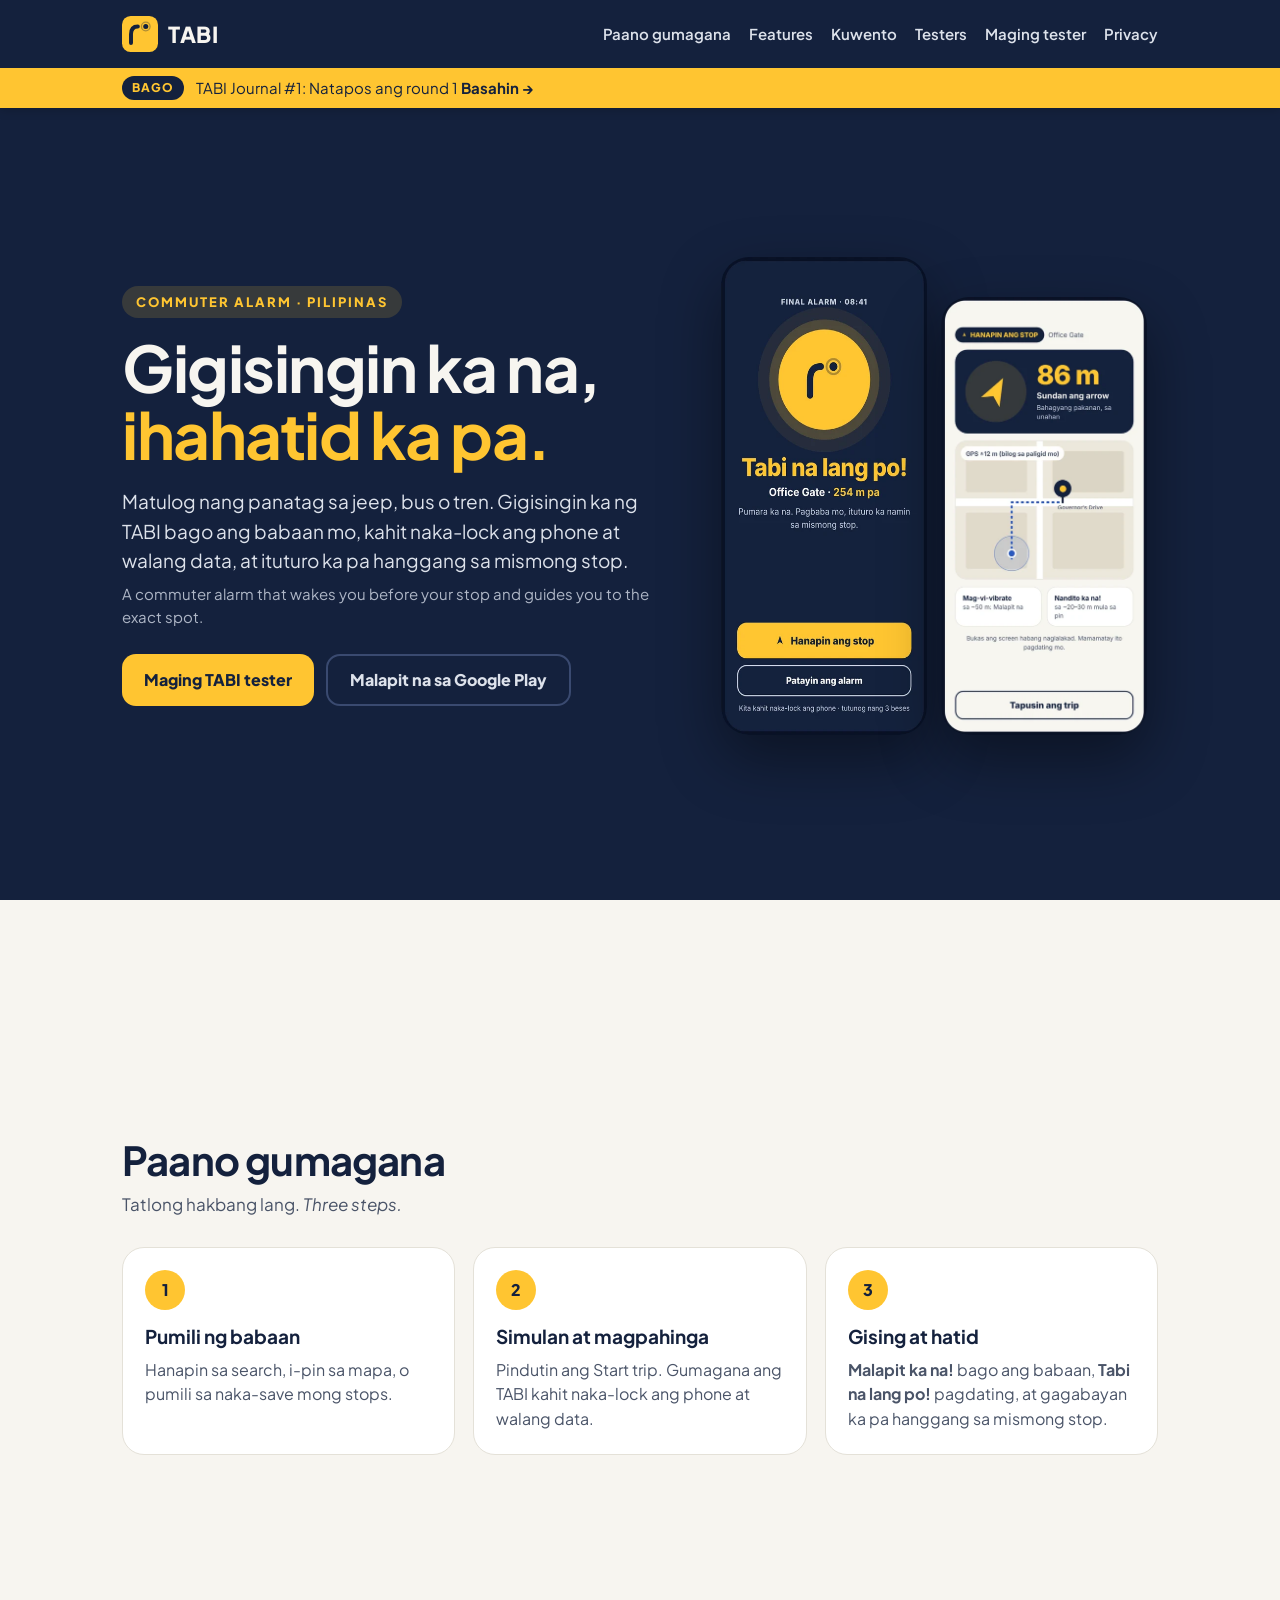
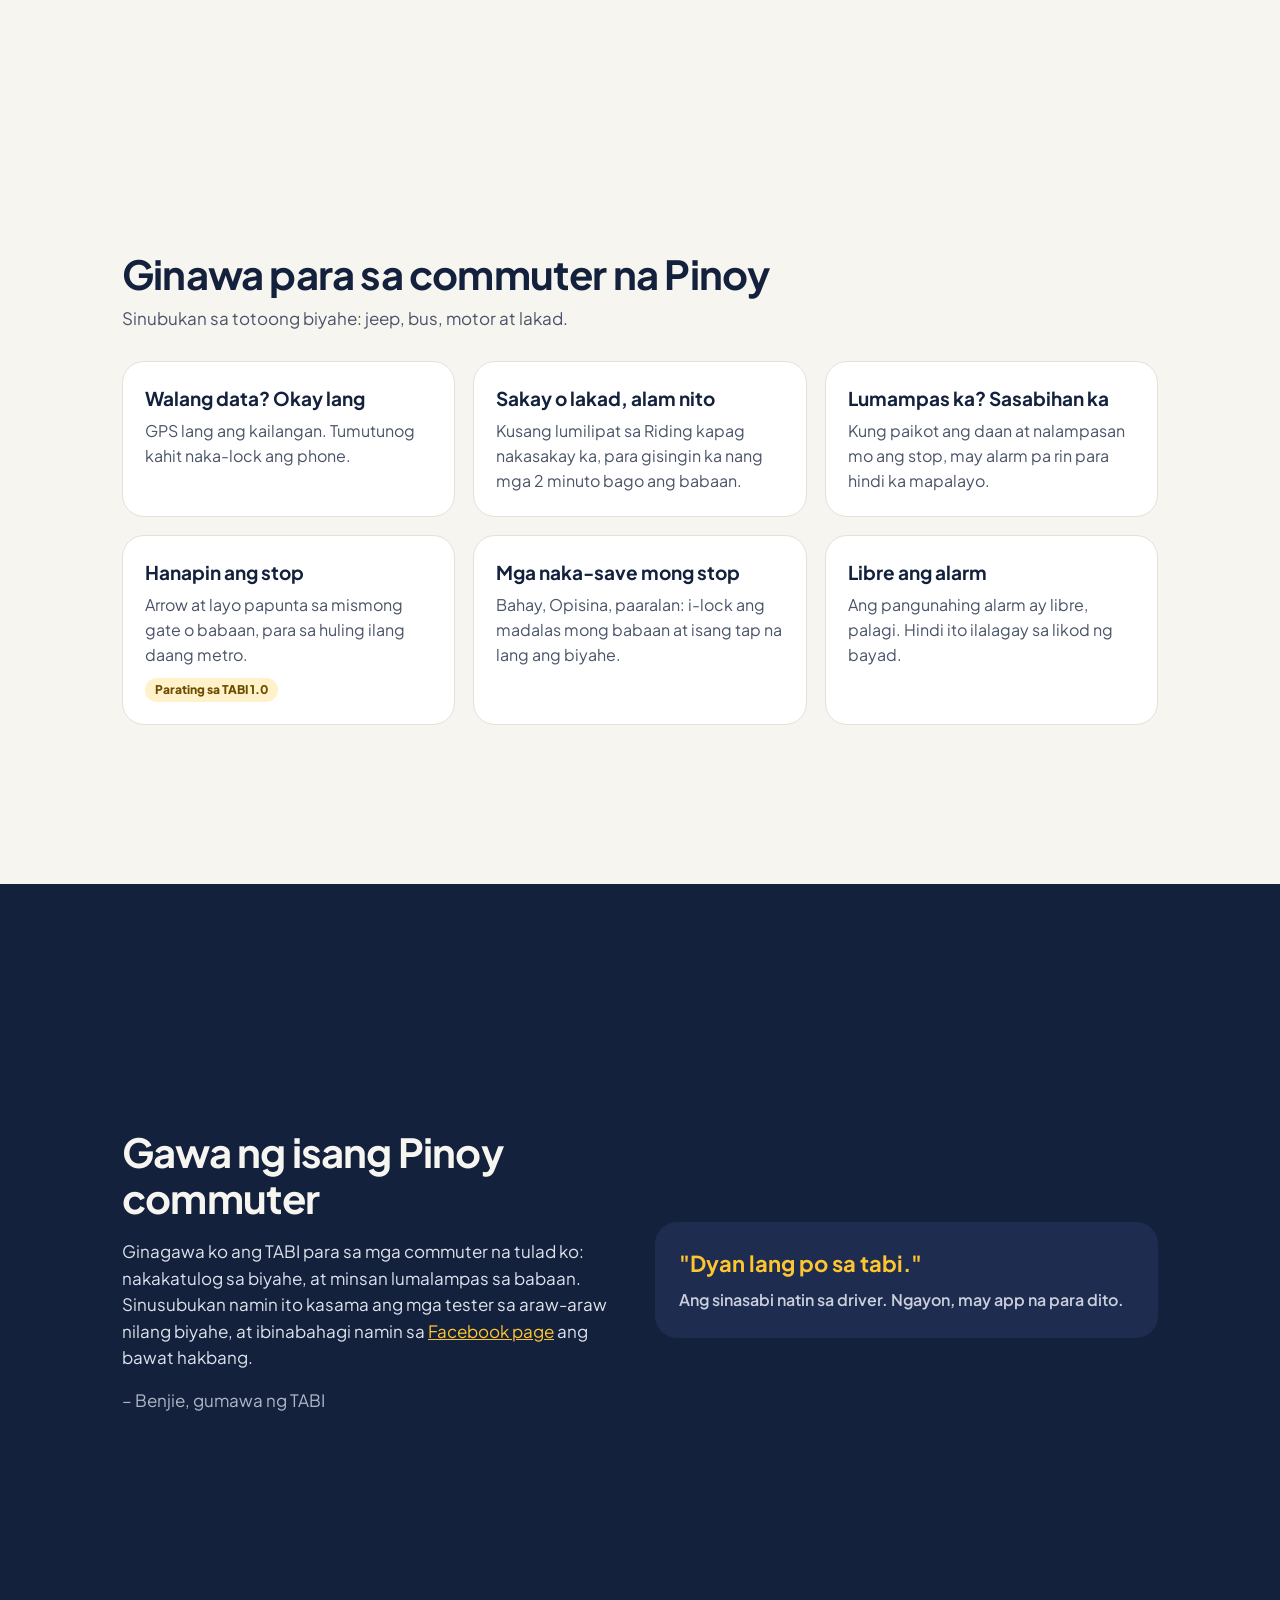
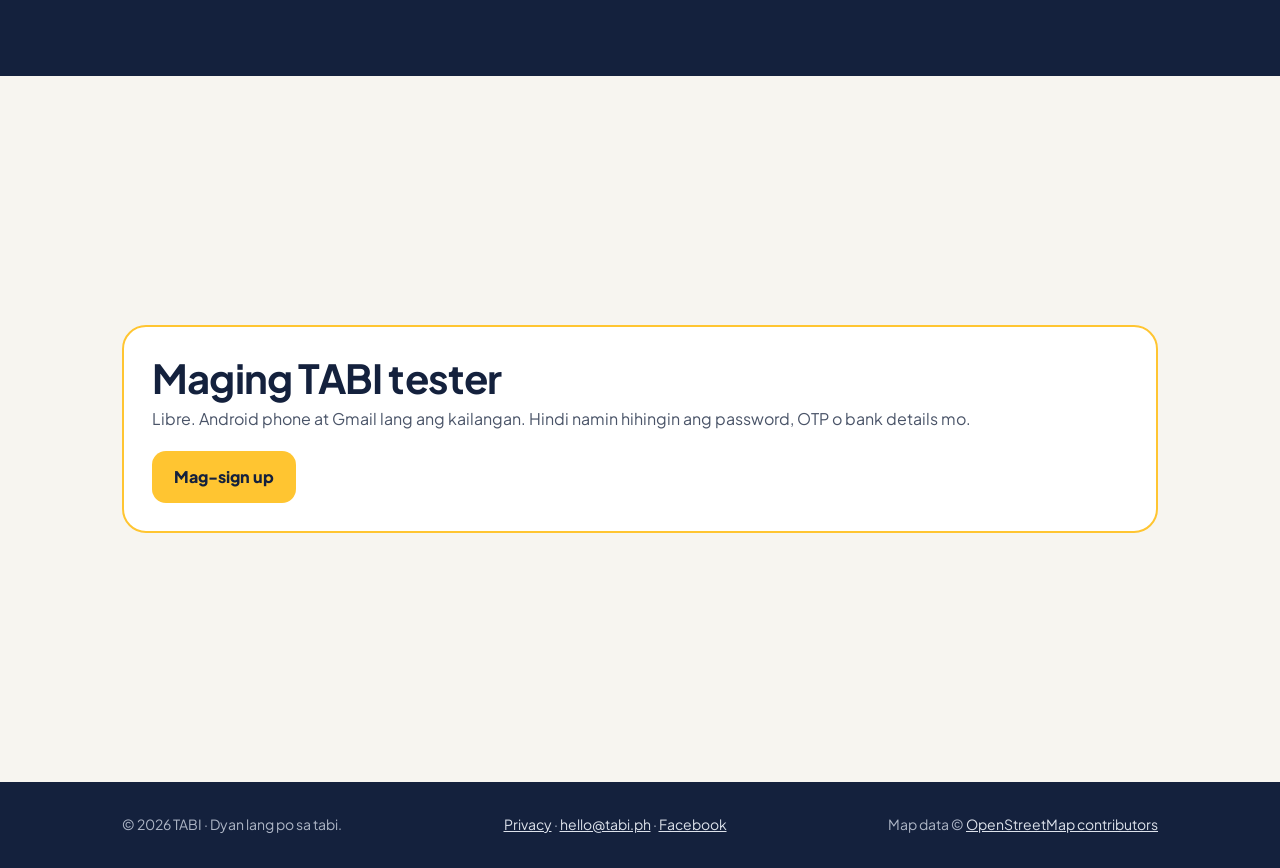
<file: index.html>
<!doctype html>
<html lang="fil" class="snap">
<head>
<meta charset="utf-8">
<meta name="google" content="notranslate">
<meta name="viewport" content="width=device-width, initial-scale=1">
<title>TABI: Gigisingin ka na, ihahatid ka pa</title>
<meta name="description" content="TABI is a commuter alarm for the Philippines. It wakes you before your stop, even with the phone locked and no data, and guides you to the exact babaan. Para sa jeep, bus, tren at lakad.">
<meta property="og:title" content="TABI: Gigisingin ka na, ihahatid ka pa">
<meta property="og:description" content="Commuter alarm para sa jeep, bus, tren at lakad. Dyan lang po sa tabi.">
<meta property="og:image" content="https://tabi.ph/img/alarm.webp">
<meta name="theme-color" content="#14213D">
<link rel="icon" href="data:image/svg+xml,%3Csvg xmlns='http://www.w3.org/2000/svg' viewBox='0 0 100 100'%3E%3Crect width='100' height='100' rx='24' fill='%23FFC531'/%3E%3Cpath d='M25 75V51C25 35 32 29 44 29' stroke='%2314213D' stroke-width='11' stroke-linecap='round' fill='none'/%3E%3Ccircle cx='66' cy='29' r='7' fill='%2314213D'/%3E%3C/svg%3E">
<link rel="preconnect" href="https://fonts.googleapis.com">
<link rel="stylesheet" href="https://fonts.googleapis.com/css2?family=Plus+Jakarta+Sans:wght@400;600;700;800&display=swap">
<link rel="stylesheet" href="style.css">
</head>
<body>

<header class="nav">
  <div class="wrap">
    <a class="brand" href="./">
      <svg viewBox="0 0 100 100" aria-hidden="true"><rect width="100" height="100" rx="24" fill="#FFC531"/><path d="M25 75V51C25 35 32 29 44 29" stroke="#14213D" stroke-width="11" stroke-linecap="round" fill="none"/><circle cx="66" cy="29" r="12" fill="none" stroke="#14213D" stroke-width="3.5" opacity=".35"/><circle cx="66" cy="29" r="7" fill="#14213D"/></svg>
      TABI
    </a>
    <nav aria-label="Main">
      <a href="#paano">Paano gumagana</a>
      <a href="#features">Features</a>
      <a href="kuwento/">Kuwento</a>
      <a href="testers/">Testers</a>
      <a href="#tester">Maging tester</a>
      <a href="privacy/">Privacy</a>
    </nav>
  </div>
    <div class="billboard"><div class="wrap"><span class="bb-tag">Bago</span><a id="bb-link" href="kuwento/#2026-11-12"><span id="bb-text">Kilala na ng Google ang TABI</span> <strong>Basahin →</strong></a></div></div>
</header>

<main>
  <section class="hero">
    <div class="wrap">
      <div>
        <span class="pill">COMMUTER ALARM · PILIPINAS</span>
        <h1>Gigisingin ka na,<br><span>ihahatid ka pa.</span></h1>
        <p class="lead">Matulog nang panatag sa jeep, bus o tren. Gigisingin ka ng TABI bago ang babaan mo, kahit naka-lock ang phone at walang data, at ituturo ka pa hanggang sa mismong stop.
          <span class="en">A commuter alarm that wakes you before your stop and guides you to the exact spot.</span></p>
        <div class="cta">
          <a class="btn primary" href="https://forms.gle/2W7G9WUZE3vAwLQt9">Maging TABI tester</a>
          <span class="btn ghost" aria-disabled="true">Malapit na sa Google Play</span>
        </div>
      </div>
      <div class="phones">
        <img src="img/alarm.webp" alt="TABI final alarm screen: Tabi na lang po! Office Gate, 254 m pa" width="420" height="910">
        <img src="img/hanapin.webp" alt="TABI Hanapin ang stop screen: an arrow and 86 m to the stop" width="420" height="910">
      </div>
    </div>
  </section>

  <section id="paano">
    <div class="wrap">
      <h2>Paano gumagana</h2>
      <p class="sub">Tatlong hakbang lang. <em>Three steps.</em></p>
      <div class="steps">
        <div class="card"><div class="num">1</div><h3>Pumili ng babaan</h3><p>Hanapin sa search, i-pin sa mapa, o pumili sa naka-save mong stops.</p></div>
        <div class="card"><div class="num">2</div><h3>Simulan at magpahinga</h3><p>Pindutin ang Start trip. Gumagana ang TABI kahit naka-lock ang phone at walang data.</p></div>
        <div class="card"><div class="num">3</div><h3>Gising at hatid</h3><p><strong>Malapit ka na!</strong> bago ang babaan, <strong>Tabi na lang po!</strong> pagdating, at gagabayan ka pa hanggang sa mismong stop.</p></div>
      </div>
    </div>
  </section>

  <section id="features" style="padding-top:0">
    <div class="wrap">
      <h2>Ginawa para sa commuter na Pinoy</h2>
      <p class="sub">Sinubukan sa totoong biyahe: jeep, bus, motor at lakad.</p>
      <div class="feats">
        <div class="card"><h3>Walang data? Okay lang</h3><p>GPS lang ang kailangan. Tumutunog kahit naka-lock ang phone.</p></div>
        <div class="card"><h3>Sakay o lakad, alam nito</h3><p>Kusang lumilipat sa Riding kapag nakasakay ka, para gisingin ka nang mga 2 minuto bago ang babaan.</p></div>
        <div class="card"><h3>Lumampas ka? Sasabihan ka</h3><p>Kung paikot ang daan at nalampasan mo ang stop, may alarm pa rin para hindi ka mapalayo.</p></div>
        <div class="card"><h3>Hanapin ang stop</h3><p>Arrow at layo papunta sa mismong gate o babaan, para sa huling ilang daang metro.</p><span class="tag">Parating sa TABI 1.0</span></div>
        <div class="card"><h3>Mga naka-save mong stop</h3><p>Bahay, Opisina, paaralan: i-lock ang madalas mong babaan at isang tap na lang ang biyahe.</p></div>
        <div class="card"><h3>Libre ang alarm</h3><p>Ang pangunahing alarm ay libre, palagi. Hindi ito ilalagay sa likod ng bayad.</p></div>
      </div>
    </div>
  </section>

  <section class="band">
    <div class="wrap story">
      <div>
        <h2>Gawa ng isang Pinoy commuter</h2>
        <p>Ginagawa ko ang TABI para sa mga commuter na tulad ko: nakakatulog sa biyahe, at minsan lumalampas sa babaan. Sinusubukan namin ito kasama ang mga tester sa araw-araw nilang biyahe, at ibinabahagi namin sa <a href="https://www.facebook.com/profile.php?id=61596019177519" style="color:#FFC531">Facebook page</a> ang bawat hakbang.</p>
        <p style="color:#AEB6C6">– Benjie, gumawa ng TABI</p>
      </div>
      <div class="quote">"Dyan lang po sa tabi."<br><span style="font-size:16px;color:#C9CFDB;font-weight:600">Ang sinasabi natin sa driver. Ngayon, may app na para dito.</span></div>
    </div>
  </section>

  <section id="tester">
    <div class="wrap">
      <div class="tester">
        <div>
          <h2 style="margin:0">Maging TABI tester</h2>
          <p>Libre. Android phone at Gmail lang ang kailangan. Hindi namin hihingin ang password, OTP o bank details mo.</p>
        </div>
        <a class="btn primary" href="https://forms.gle/2W7G9WUZE3vAwLQt9">Mag-sign up</a>
      </div>
    </div>
  </section>
</main>

<footer>
  <div class="wrap">
    <div>© 2026 TABI · Dyan lang po sa tabi.</div>
    <div><a href="privacy/">Privacy</a> · <a href="mailto:hello@tabi.ph">hello@tabi.ph</a> · <a href="https://www.facebook.com/profile.php?id=61596019177519">Facebook</a></div>
    <div>Map data © <a href="https://www.openstreetmap.org/copyright">OpenStreetMap contributors</a></div>
  </div>
</footer>
<script src="bb.js"></script>
<!-- Cloudflare Web Analytics --><script type='module' src='https://static.cloudflareinsights.com/beacon.min.js' data-cf-beacon='{"token": "ab03f6d7e9174cfdb81362b89c117fd9"}'></script><!-- End Cloudflare Web Analytics -->
</body>
</html>
</file>
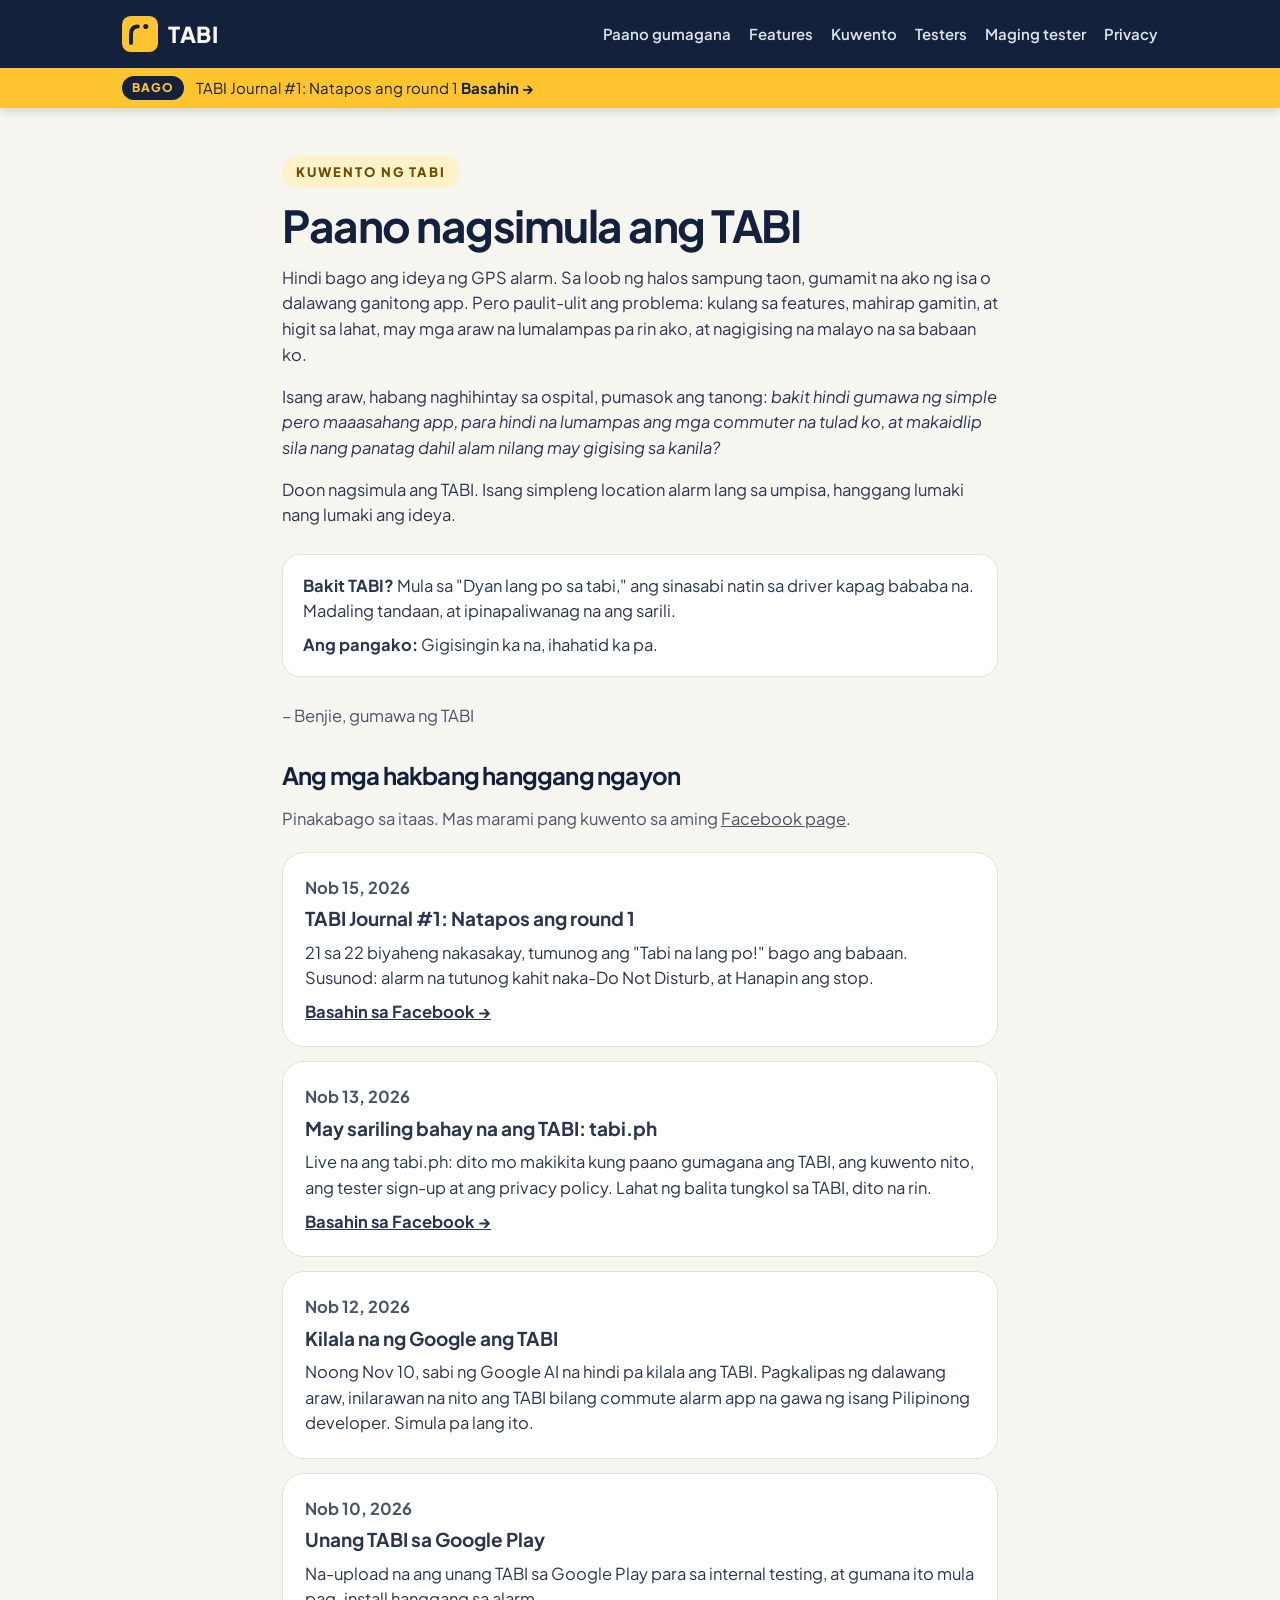
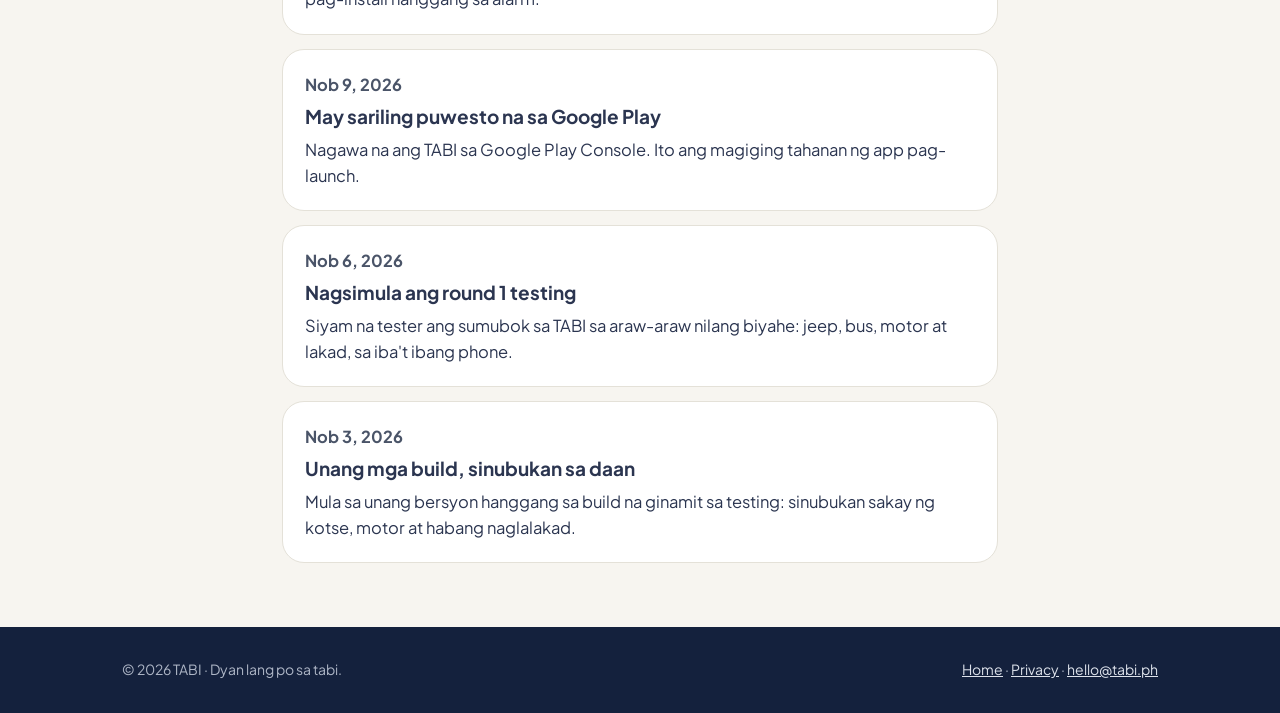
<file: kuwento/index.html>
<!doctype html>
<html lang="fil">
<head>
<meta charset="utf-8">
<meta name="google" content="notranslate">
<meta name="viewport" content="width=device-width, initial-scale=1">
<title>Kuwento ng TABI</title>
<meta name="description" content="Paano nagsimula ang TABI, at ang bawat hakbang hanggang ngayon.">
<meta name="theme-color" content="#14213D">
<link rel="preconnect" href="https://fonts.googleapis.com">
<link rel="stylesheet" href="https://fonts.googleapis.com/css2?family=Plus+Jakarta+Sans:wght@400;600;700;800&display=swap">
<link rel="stylesheet" href="../style.css">
</head>
<body>
<header class="nav">
  <div class="wrap">
    <a class="brand" href="../">
      <svg viewBox="0 0 100 100" aria-hidden="true"><rect width="100" height="100" rx="24" fill="#FFC531"/><path d="M25 75V51C25 35 32 29 44 29" stroke="#14213D" stroke-width="11" stroke-linecap="round" fill="none"/><circle cx="66" cy="29" r="7" fill="#14213D"/></svg>
      TABI
    </a>
        <nav aria-label="Main"><a href="../#paano">Paano gumagana</a><a href="../#features">Features</a><a href="./" aria-current="page">Kuwento</a><a href="../testers/">Testers</a><a href="../#tester">Maging tester</a><a href="../privacy/">Privacy</a></nav>
  </div>
    <div class="billboard"><div class="wrap"><span class="bb-tag">Bago</span><a id="bb-link" href="../kuwento/#2026-11-12"><span id="bb-text">Kilala na ng Google ang TABI</span> <strong>Basahin →</strong></a></div></div>
</header>

<main class="doc">
  <span class="pill" style="background:#FFF1C9;color:#6B4E00">KUWENTO NG TABI</span>
  <h1 style="margin-top:14px">Paano nagsimula ang TABI</h1>

  <p>Hindi bago ang ideya ng GPS alarm. Sa loob ng halos sampung taon, gumamit na ako ng isa o dalawang ganitong app. Pero paulit-ulit ang problema: kulang sa features, mahirap gamitin, at higit sa lahat, may mga araw na lumalampas pa rin ako, at nagigising na malayo na sa babaan ko.</p>
  <p>Isang araw, habang naghihintay sa ospital, pumasok ang tanong: <em>bakit hindi gumawa ng simple pero maaasahang app, para hindi na lumampas ang mga commuter na tulad ko, at makaidlip sila nang panatag dahil alam nilang may gigising sa kanila?</em></p>
  <p>Doon nagsimula ang TABI. Isang simpleng location alarm lang sa umpisa, hanggang lumaki nang lumaki ang ideya.</p>

  <div class="box" style="margin:26px 0">
    <p style="margin:0 0 8px"><strong>Bakit TABI?</strong> Mula sa "Dyan lang po sa tabi," ang sinasabi natin sa driver kapag bababa na. Madaling tandaan, at ipinapaliwanag na ang sarili.</p>
    <p style="margin:0"><strong>Ang pangako:</strong> Gigisingin ka na, ihahatid ka pa.</p>
  </div>
  <p class="meta">– Benjie, gumawa ng TABI</p>

  <h2 id="timeline">Ang mga hakbang hanggang ngayon</h2>
  <p class="meta">Pinakabago sa itaas. Mas marami pang kuwento sa aming <a href="https://www.facebook.com/profile.php?id=61596019177519">Facebook page</a>.</p>
  <ol id="list" style="list-style:none;padding:0;margin:20px 0 0;display:flex;flex-direction:column;gap:14px"></ol>
  <noscript><p>Buksan ang JavaScript para makita ang timeline.</p></noscript>
</main>

<footer>
  <div class="wrap">
    <div>© 2026 TABI · Dyan lang po sa tabi.</div>
    <div><a href="../">Home</a> · <a href="../privacy/">Privacy</a> · <a href="mailto:hello@tabi.ph">hello@tabi.ph</a></div>
  </div>
</footer>
<script src="../bb.js"></script>
<script>
(function(){
  var M=['Ene','Peb','Mar','Abr','May','Hun','Hul','Ago','Set','Okt','Nob','Dis'];
  function fmt(d){var p=d.split('-');return M[+p[1]-1]+' '+(+p[2])+', '+p[0];}
  (window.tabiUpdates || fetch('../updates.json',{cache:'no-cache'}).then(function(r){return r.json();})).then(function(items){
    var ol=document.getElementById('list');
    items.forEach(function(u){
      var li=document.createElement('li'); li.className='card'; li.id=u.date;
      var d=document.createElement('div'); d.className='meta'; d.style.fontWeight='700'; d.textContent=fmt(u.date);
      var h=document.createElement('h3'); h.textContent=u.title; h.style.margin='4px 0 6px';
      var p=document.createElement('p'); p.textContent=u.text; p.style.margin='0';
      li.appendChild(d); li.appendChild(h); li.appendChild(p);
      if(u.link){var a=document.createElement('a'); a.href=u.link; a.textContent='Basahin sa Facebook →'; a.style.display='inline-block'; a.style.marginTop='8px'; a.style.fontWeight='700'; li.appendChild(a);}
      ol.appendChild(li);
    });
    if(location.hash && window.tabiPlace) window.tabiPlace();
  }).catch(function(){});
})();
</script>
<!-- Cloudflare Web Analytics --><script type='module' src='https://static.cloudflareinsights.com/beacon.min.js' data-cf-beacon='{"token": "ab03f6d7e9174cfdb81362b89c117fd9"}'></script><!-- End Cloudflare Web Analytics -->
</body>
</html>
</file>
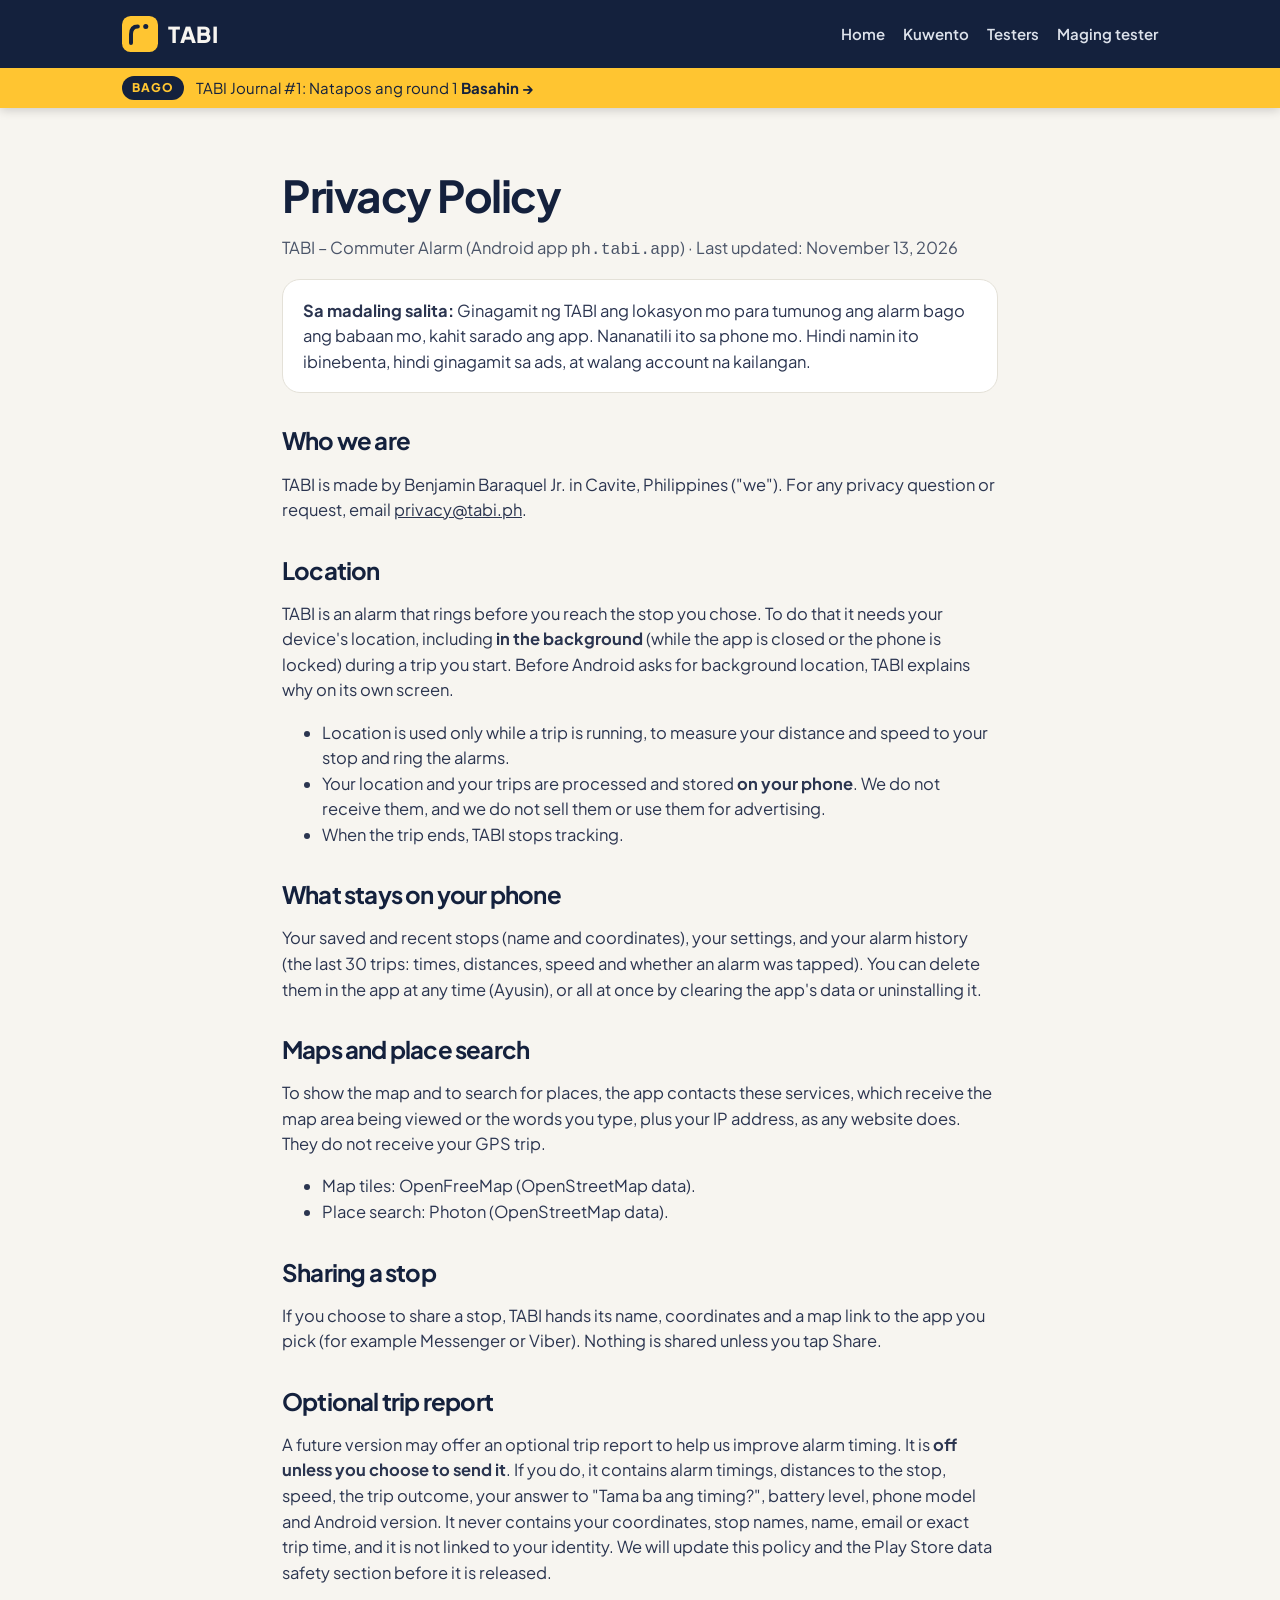
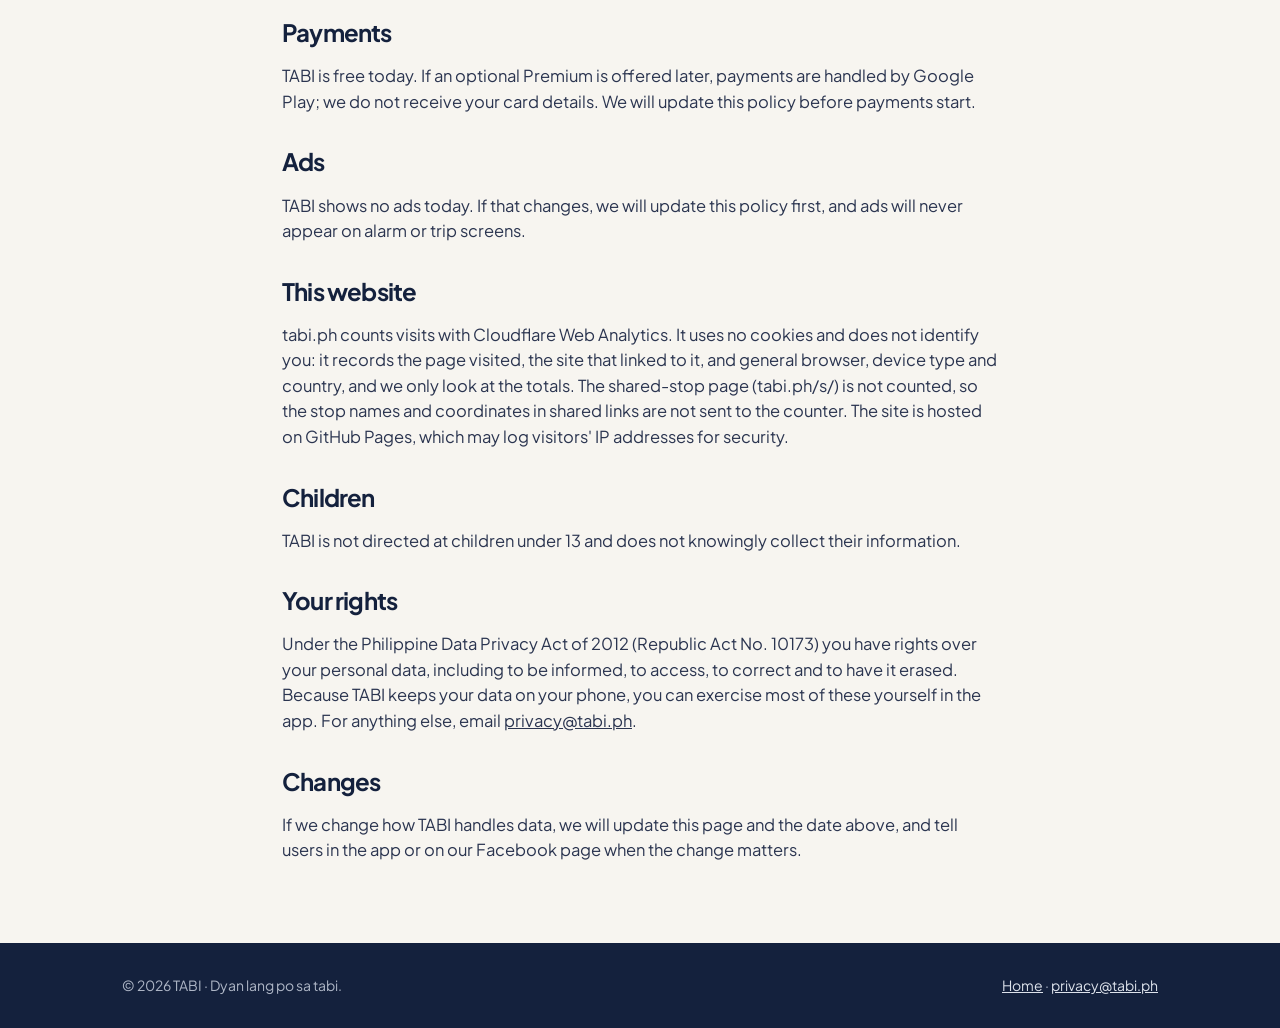
<file: privacy/index.html>
<!doctype html>
<html lang="en">
<head>
<meta charset="utf-8">
<meta name="viewport" content="width=device-width, initial-scale=1">
<title>TABI Privacy Policy</title>
<meta name="description" content="How the TABI commuter alarm app handles your location and other data.">
<meta name="theme-color" content="#14213D">
<link rel="preconnect" href="https://fonts.googleapis.com">
<link rel="stylesheet" href="https://fonts.googleapis.com/css2?family=Plus+Jakarta+Sans:wght@400;600;700;800&display=swap">
<link rel="stylesheet" href="../style.css">
</head>
<body>
<header class="nav">
  <div class="wrap">
    <a class="brand" href="../">
      <svg viewBox="0 0 100 100" aria-hidden="true"><rect width="100" height="100" rx="24" fill="#FFC531"/><path d="M25 75V51C25 35 32 29 44 29" stroke="#14213D" stroke-width="11" stroke-linecap="round" fill="none"/><circle cx="66" cy="29" r="7" fill="#14213D"/></svg>
      TABI
    </a>
    <nav aria-label="Main"><a href="../">Home</a><a href="../kuwento/">Kuwento</a><a href="../testers/">Testers</a><a href="../#tester">Maging tester</a></nav>
  </div>
    <div class="billboard"><div class="wrap"><span class="bb-tag">Bago</span><a id="bb-link" href="../kuwento/#2026-11-12"><span id="bb-text">Kilala na ng Google ang TABI</span> <strong>Basahin →</strong></a></div></div>
</header>

<main class="doc">
  <h1>Privacy Policy</h1>
  <p class="meta">TABI – Commuter Alarm (Android app <code>ph.tabi.app</code>) · Last updated: November 13, 2026</p>

  <div class="box">
    <p style="margin:0"><strong>Sa madaling salita:</strong> Ginagamit ng TABI ang lokasyon mo para tumunog ang alarm bago ang babaan mo, kahit sarado ang app. Nananatili ito sa phone mo. Hindi namin ito ibinebenta, hindi ginagamit sa ads, at walang account na kailangan.</p>
  </div>

  <h2>Who we are</h2>
  <p>TABI is made by Benjamin Baraquel Jr. in Cavite, Philippines ("we"). For any privacy question or request, email <a href="mailto:privacy@tabi.ph">privacy@tabi.ph</a>.</p>

  <h2>Location</h2>
  <p>TABI is an alarm that rings before you reach the stop you chose. To do that it needs your device's location, including <strong>in the background</strong> (while the app is closed or the phone is locked) during a trip you start. Before Android asks for background location, TABI explains why on its own screen.</p>
  <ul>
    <li>Location is used only while a trip is running, to measure your distance and speed to your stop and ring the alarms.</li>
    <li>Your location and your trips are processed and stored <strong>on your phone</strong>. We do not receive them, and we do not sell them or use them for advertising.</li>
    <li>When the trip ends, TABI stops tracking.</li>
  </ul>

  <h2>What stays on your phone</h2>
  <p>Your saved and recent stops (name and coordinates), your settings, and your alarm history (the last 30 trips: times, distances, speed and whether an alarm was tapped). You can delete them in the app at any time (Ayusin), or all at once by clearing the app's data or uninstalling it.</p>

  <h2>Maps and place search</h2>
  <p>To show the map and to search for places, the app contacts these services, which receive the map area being viewed or the words you type, plus your IP address, as any website does. They do not receive your GPS trip.</p>
  <ul>
    <li>Map tiles: OpenFreeMap (OpenStreetMap data).</li>
    <li>Place search: Photon (OpenStreetMap data).</li>
  </ul>

  <h2>Sharing a stop</h2>
  <p>If you choose to share a stop, TABI hands its name, coordinates and a map link to the app you pick (for example Messenger or Viber). Nothing is shared unless you tap Share.</p>

  <h2>Optional trip report</h2>
  <p>A future version may offer an optional trip report to help us improve alarm timing. It is <strong>off unless you choose to send it</strong>. If you do, it contains alarm timings, distances to the stop, speed, the trip outcome, your answer to "Tama ba ang timing?", battery level, phone model and Android version. It never contains your coordinates, stop names, name, email or exact trip time, and it is not linked to your identity. We will update this policy and the Play Store data safety section before it is released.</p>

  <h2>Payments</h2>
  <p>TABI is free today. If an optional Premium is offered later, payments are handled by Google Play; we do not receive your card details. We will update this policy before payments start.</p>

  <h2>Ads</h2>
  <p>TABI shows no ads today. If that changes, we will update this policy first, and ads will never appear on alarm or trip screens.</p>

  <h2>This website</h2>
  <p>tabi.ph counts visits with Cloudflare Web Analytics. It uses no cookies and does not identify you: it records the page visited, the site that linked to it, and general browser, device type and country, and we only look at the totals. The shared-stop page (tabi.ph/s/) is not counted, so the stop names and coordinates in shared links are not sent to the counter. The site is hosted on GitHub Pages, which may log visitors' IP addresses for security.</p>

  <h2>Children</h2>
  <p>TABI is not directed at children under 13 and does not knowingly collect their information.</p>

  <h2>Your rights</h2>
  <p>Under the Philippine Data Privacy Act of 2012 (Republic Act No. 10173) you have rights over your personal data, including to be informed, to access, to correct and to have it erased. Because TABI keeps your data on your phone, you can exercise most of these yourself in the app. For anything else, email <a href="mailto:privacy@tabi.ph">privacy@tabi.ph</a>.</p>

  <h2>Changes</h2>
  <p>If we change how TABI handles data, we will update this page and the date above, and tell users in the app or on our Facebook page when the change matters.</p>
</main>

<footer>
  <div class="wrap">
    <div>© 2026 TABI · Dyan lang po sa tabi.</div>
    <div><a href="../">Home</a> · <a href="mailto:privacy@tabi.ph">privacy@tabi.ph</a></div>
  </div>
</footer>
<script src="../bb.js"></script>
<!-- Cloudflare Web Analytics --><script type='module' src='https://static.cloudflareinsights.com/beacon.min.js' data-cf-beacon='{"token": "ab03f6d7e9174cfdb81362b89c117fd9"}'></script><!-- End Cloudflare Web Analytics -->
</body>
</html>
</file>
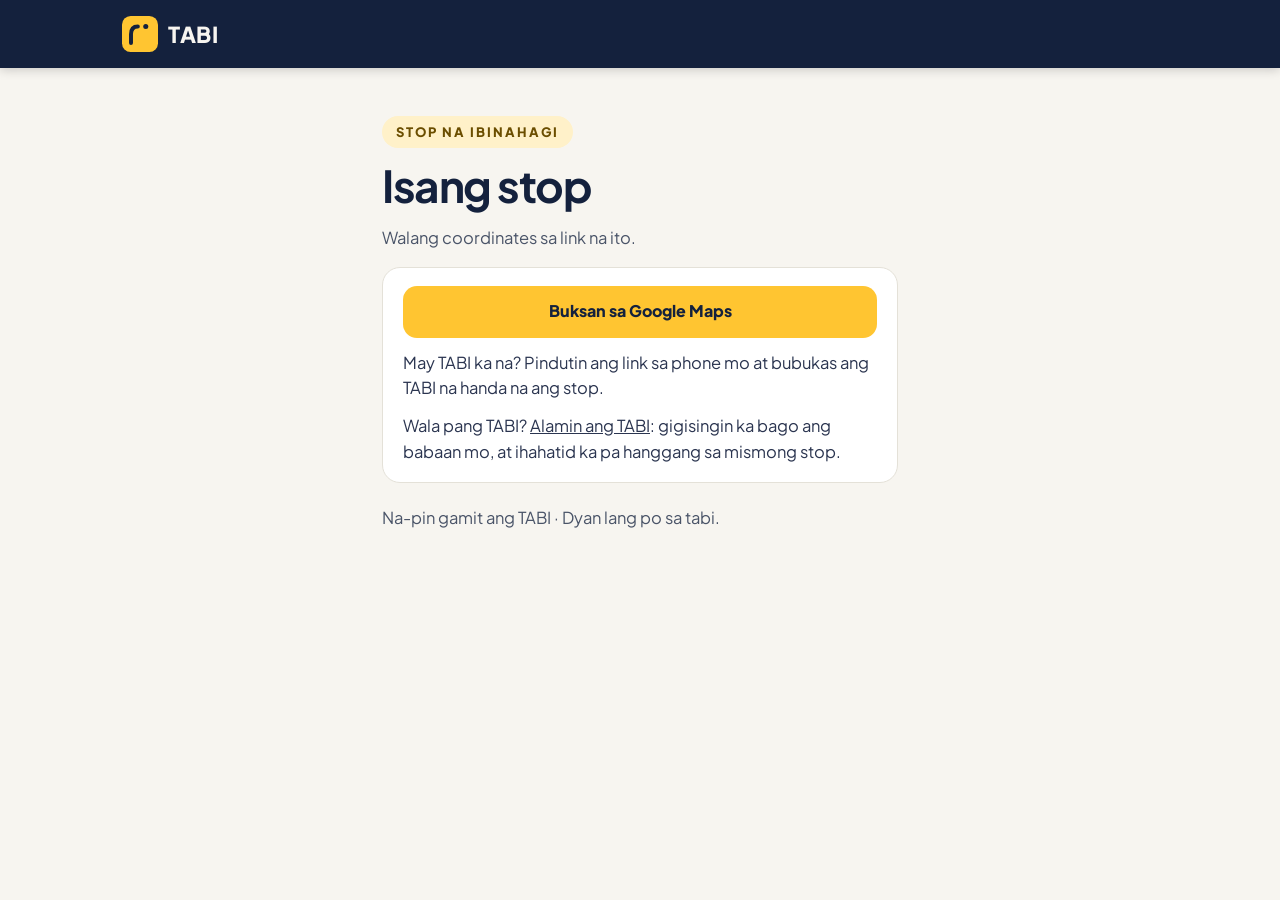
<file: s/index.html>
<!doctype html>
<html lang="fil">
<head>
<meta charset="utf-8">
<meta name="viewport" content="width=device-width, initial-scale=1">
<title>Stop na ibinahagi sa TABI</title>
<meta name="robots" content="noindex">
<meta name="theme-color" content="#14213D">
<link rel="preconnect" href="https://fonts.googleapis.com">
<link rel="stylesheet" href="https://fonts.googleapis.com/css2?family=Plus+Jakarta+Sans:wght@400;600;700;800&display=swap">
<link rel="stylesheet" href="../style.css">
</head>
<body>
<header class="nav">
  <div class="wrap">
    <a class="brand" href="../">
      <svg viewBox="0 0 100 100" aria-hidden="true"><rect width="100" height="100" rx="24" fill="#FFC531"/><path d="M25 75V51C25 35 32 29 44 29" stroke="#14213D" stroke-width="11" stroke-linecap="round" fill="none"/><circle cx="66" cy="29" r="7" fill="#14213D"/></svg>
      TABI
    </a>
  </div>
</header>
<main class="doc" style="max-width:560px">
  <span class="pill" style="background:#FFF1C9;color:#6B4E00">STOP NA IBINAHAGI</span>
  <h1 id="name" style="margin-top:14px">Isang stop</h1>
  <p class="meta" id="coords">Walang coordinates sa link na ito.</p>

  <div class="box" style="display:flex;flex-direction:column;gap:12px">
    <a class="btn primary" id="maps" href="https://maps.google.com/">Buksan sa Google Maps</a>
    <p style="margin:0">May TABI ka na? Pindutin ang link sa phone mo at bubukas ang TABI na handa na ang stop.</p>
    <p style="margin:0">Wala pang TABI? <a href="../">Alamin ang TABI</a>: gigisingin ka bago ang babaan mo, at ihahatid ka pa hanggang sa mismong stop.</p>
  </div>
  <p class="meta" style="margin-top:22px">Na-pin gamit ang TABI · Dyan lang po sa tabi.</p>
</main>
<script>
(function(){
  var q = new URLSearchParams(location.search);
  var name = (q.get('n') || '').slice(0, 80);
  var lat = parseFloat(q.get('lat')), lon = parseFloat(q.get('lon'));
  if (name) { document.getElementById('name').textContent = name; document.title = name + ' · TABI'; }
  if (isFinite(lat) && isFinite(lon) && Math.abs(lat) <= 90 && Math.abs(lon) <= 180) {
    var la = lat.toFixed(5), lo = lon.toFixed(5);
    document.getElementById('coords').textContent = la + ', ' + lo;
    document.getElementById('maps').href = 'https://www.google.com/maps/search/?api=1&query=' + la + ',' + lo;
  }
})();
</script>
</body>
</html>
</file>
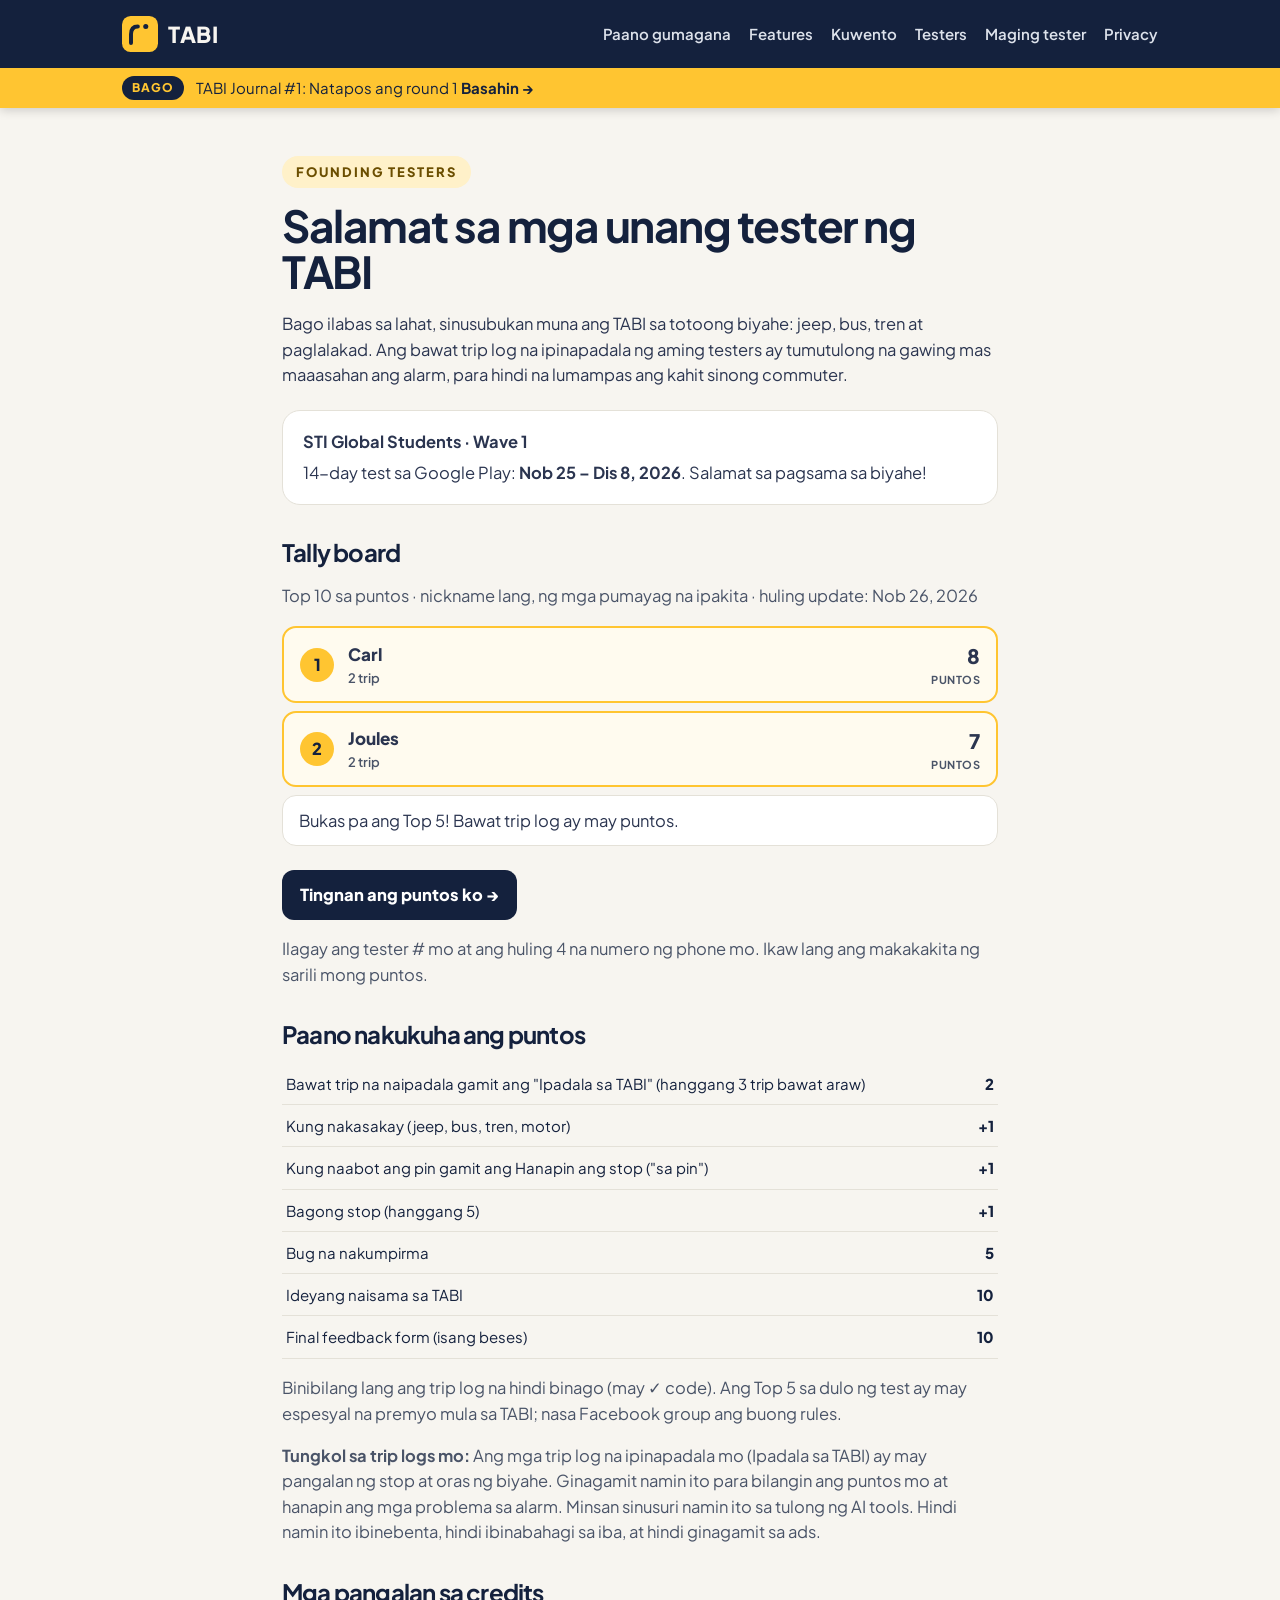
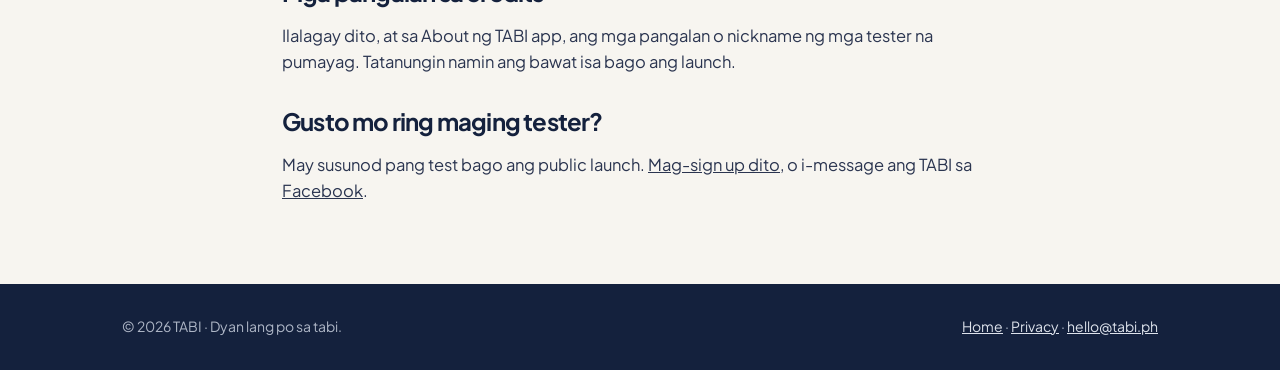
<file: testers/index.html>
<!doctype html>
<html lang="fil">
<head>
<meta charset="utf-8">
<meta name="google" content="notranslate">
<meta name="viewport" content="width=device-width, initial-scale=1">
<title>Founding Testers ng TABI · Tally board</title>
<meta name="description" content="Ang mga unang tester ng TABI, at ang Tally board ng 14-day test sa Google Play.">
<meta name="theme-color" content="#14213D">
<link rel="preconnect" href="https://fonts.googleapis.com">
<link rel="stylesheet" href="https://fonts.googleapis.com/css2?family=Plus+Jakarta+Sans:wght@400;600;700;800&display=swap">
<link rel="stylesheet" href="../style.css">
<style>
  .tb{list-style:none;padding:0;margin:18px 0 0;display:flex;flex-direction:column;gap:8px}
  .tb li{display:flex;align-items:center;gap:14px;background:#fff;border:1px solid #E4E1D8;border-radius:14px;padding:12px 16px}
  .tb li.top5{border:2px solid #FFC531;background:#FFFBEF}
  .tb .rk{width:34px;height:34px;border-radius:50%;background:#14213D;color:#fff;font-weight:800;display:flex;align-items:center;justify-content:center;flex:0 0 34px}
  .tb li.top5 .rk{background:#FFC531;color:#14213D}
  .tb .nm{flex:1;min-width:0;font-weight:800;font-size:17px;overflow-wrap:anywhere}
  .tb .tr{font-size:13px;color:#4A5468;font-weight:600}
  .tb .pt{font-weight:800;font-size:20px;text-align:right;white-space:nowrap}
  .tb .pt small{display:block;font-size:11px;font-weight:700;color:#4A5468;letter-spacing:.5px}
  .rules{width:100%;border-collapse:collapse;margin:14px 0 0;font-size:15px}
  .rules td{padding:9px 4px;border-bottom:1px solid #E4E1D8;vertical-align:top}
  .rules td:last-child{text-align:right;font-weight:800;white-space:nowrap}
  .cta{display:inline-block;background:#14213D;color:#fff !important;font-weight:800;text-decoration:none;padding:12px 18px;border-radius:12px;margin-top:6px}
  .empty{background:#fff;border:1px dashed #D9D5CA;border-radius:14px;padding:16px;color:#4A5468}
</style>
</head>
<body>
<header class="nav">
  <div class="wrap">
    <a class="brand" href="../">
      <svg viewBox="0 0 100 100" aria-hidden="true"><rect width="100" height="100" rx="24" fill="#FFC531"/><path d="M25 75V51C25 35 32 29 44 29" stroke="#14213D" stroke-width="11" stroke-linecap="round" fill="none"/><circle cx="66" cy="29" r="7" fill="#14213D"/></svg>
      TABI
    </a>
    <nav aria-label="Main"><a href="../#paano">Paano gumagana</a><a href="../#features">Features</a><a href="../kuwento/">Kuwento</a><a href="./" aria-current="page">Testers</a><a href="../#tester">Maging tester</a><a href="../privacy/">Privacy</a></nav>
  </div>
  <div class="billboard"><div class="wrap"><span class="bb-tag">Bago</span><a id="bb-link" href="../kuwento/"><span id="bb-text">Balita mula sa TABI</span> <strong>Basahin →</strong></a></div></div>
</header>

<main class="doc">
  <span class="pill" style="background:#FFF1C9;color:#6B4E00">FOUNDING TESTERS</span>
  <h1 style="margin-top:14px">Salamat sa mga unang tester ng TABI</h1>
  <p>Bago ilabas sa lahat, sinusubukan muna ang TABI sa totoong biyahe: jeep, bus, tren at paglalakad. Ang bawat trip log na ipinapadala ng aming testers ay tumutulong na gawing mas maaasahan ang alarm, para hindi na lumampas ang kahit sinong commuter.</p>

  <div class="box" style="margin:22px 0">
    <p style="margin:0 0 6px"><strong id="grp">STI Global Students · Wave 1</strong></p>
    <p style="margin:0">14-day test sa Google Play: <strong id="dates">Nob 25 – Dis 8, 2026</strong>. Salamat sa pagsama sa biyahe!</p>
  </div>

  <h2 id="tally">Tally board</h2>
  <p class="meta">Top 10 sa puntos · nickname lang, ng mga pumayag na ipakita · <span id="upd">ina-update linggu-linggo</span></p>
  <ol class="tb" id="board"></ol>
  <noscript><p>Buksan ang JavaScript para makita ang Tally board.</p></noscript>

  <p style="margin-top:18px"><a class="cta" href="https://script.google.com/macros/s/AKfycbwzhIsEUo29F_Yujo0425NaTv-6qDkUonoImt-aBYnoqvP2q7rR_zKXknPTj-P_Uw1s/exec">Tingnan ang puntos ko →</a></p>
  <p class="meta">Ilagay ang tester # mo at ang huling 4 na numero ng phone mo. Ikaw lang ang makakakita ng sarili mong puntos.</p>

  <h2 id="puntos">Paano nakukuha ang puntos</h2>
  <table class="rules">
    <tr><td>Bawat trip na naipadala gamit ang "Ipadala sa TABI" (hanggang 3 trip bawat araw)</td><td>2</td></tr>
    <tr><td>Kung nakasakay (jeep, bus, tren, motor)</td><td>+1</td></tr>
    <tr><td>Kung naabot ang pin gamit ang Hanapin ang stop ("sa pin")</td><td>+1</td></tr>
    <tr><td>Bagong stop (hanggang 5)</td><td>+1</td></tr>
    <tr><td>Bug na nakumpirma</td><td>5</td></tr>
    <tr><td>Ideyang naisama sa TABI</td><td>10</td></tr>
    <tr><td>Final feedback form (isang beses)</td><td>10</td></tr>
  </table>
  <p class="meta">Binibilang lang ang trip log na hindi binago (may ✓ code). Ang Top 5 sa dulo ng test ay may espesyal na premyo mula sa TABI; nasa Facebook group ang buong rules.</p>
  <p class="meta"><strong>Tungkol sa trip logs mo:</strong> Ang mga trip log na ipinapadala mo (Ipadala sa TABI) ay may pangalan ng stop at oras ng biyahe. Ginagamit namin ito para bilangin ang puntos mo at hanapin ang mga problema sa alarm. Minsan sinusuri namin ito sa tulong ng AI tools. Hindi namin ito ibinebenta, hindi ibinabahagi sa iba, at hindi ginagamit sa ads.</p>

  <h2 id="credits">Mga pangalan sa credits</h2>
  <p>Ilalagay dito, at sa About ng TABI app, ang mga pangalan o nickname ng mga tester na pumayag. Tatanungin namin ang bawat isa bago ang launch.</p>

  <h2 id="sumali">Gusto mo ring maging tester?</h2>
  <p>May susunod pang test bago ang public launch. <a href="../#tester">Mag-sign up dito</a>, o i-message ang TABI sa <a href="https://www.facebook.com/profile.php?id=61596019177519">Facebook</a>.</p>
</main>

<footer>
  <div class="wrap">
    <div>© 2026 TABI · Dyan lang po sa tabi.</div>
    <div><a href="../">Home</a> · <a href="../privacy/">Privacy</a> · <a href="mailto:hello@tabi.ph">hello@tabi.ph</a></div>
  </div>
</footer>
<script>
(function(){
  /* Board data: the scoring sheet's "Tally board" tab, published as CSV (File > Share > Publish to web >
     Tally board > CSV), so the page updates by itself after each scoring. tally.json is the fallback. */
  var TALLY_CSV = 'https://docs.google.com/spreadsheets/d/e/2PACX-1vQcEFBVCploXxmmPerOo4B1D6CqI3Hl1xDgIKjShTzedG4qAXYj6B3zNys34ia_iHUI-Mxd9ksMxMdo/pub?gid=696373973&single=true&output=csv';
  var M=['Ene','Peb','Mar','Abr','May','Hun','Hul','Ago','Set','Okt','Nob','Dis'];
  var EN={Jan:'Ene',Feb:'Peb',Mar:'Mar',Apr:'Abr',May:'May',Jun:'Hun',Jul:'Hul',Aug:'Ago',Sep:'Set',Oct:'Okt',Nov:'Nob',Dec:'Dis'};
  function fmt(d){var p=d.split('-');return M[+p[1]-1]+' '+(+p[2])+', '+p[0];}
  function csv(text){ var rows=[], row=[], f='', q=false;
    for (var i=0;i<text.length;i++){ var c=text[i];
      if (q){ if (c=='"'){ if (text[i+1]=='"'){ f+='"'; i++; } else q=false; } else f+=c; }
      else if (c=='"') q=true; else if (c==','){ row.push(f); f=''; }
      else if (c=='\n' || c=='\r'){ if (c=='\r' && text[i+1]=='\n') i++; row.push(f); rows.push(row); row=[]; f=''; }
      else f+=c; }
    if (f!=='' || row.length){ row.push(f); rows.push(row); } return rows; }
  function fromSheet(text){
    var rows=csv(text), head=-1, upd='';
    rows.forEach(function(r,i){
      var a=(r[0]||'').trim();
      if (head<0 && a==='Rank' && /nickname/i.test(r[1]||'')) head=i;
      var m=a.match(/huling update:\s*(.+)$/i); if (m) upd=m[1].replace(/\b(Jan|Feb|Mar|Apr|May|Jun|Jul|Aug|Sep|Oct|Nov|Dec)\b/, function(x){return EN[x];});
    });
    if (head<0) throw 0;
    var top=[];
    rows.slice(head+1).forEach(function(r){
      var nick=(r[1]||'').trim(), pts=parseInt(r[2],10), trips=parseInt(r[3],10);
      if (nick && !isNaN(pts)) top.push({nick:nick, points:pts, trips:isNaN(trips)?0:trips});
    });
    return {top:top, updatedText:upd};
  }
  function fromJson(){ return fetch('tally.json',{cache:'no-cache'}).then(function(r){return r.json();}); }
  function draw(t){
    if(t.group) document.getElementById('grp').textContent=t.group;
    if(t.testDates) document.getElementById('dates').textContent=t.testDates;
    if(t.updatedText) document.getElementById('upd').textContent='huling update: '+t.updatedText;
    else if(t.updated) document.getElementById('upd').textContent='huling update: '+fmt(t.updated);
    var ol=document.getElementById('board'), top=(t.top||[]).slice(0,10);
    if(!top.length){ var e=document.createElement('li'); e.className='empty'; e.textContent='Wala pang puntos. Ipadala ang unang trip log mo para mapasama dito!'; ol.appendChild(e); return; }
    var rank=0, prev=null;
    top.forEach(function(p,i){
      if(p.points!==prev){ rank=i+1; prev=p.points; }
      var li=document.createElement('li'); if(rank<=5) li.className='top5';
      var rk=document.createElement('div'); rk.className='rk'; rk.textContent=rank;
      var nm=document.createElement('div'); nm.className='nm'; nm.textContent=p.nick;
      var tr=document.createElement('div'); tr.className='tr'; tr.textContent=(p.trips||0)+' trip'; nm.appendChild(tr);
      var pt=document.createElement('div'); pt.className='pt'; pt.textContent=p.points;
      var sm=document.createElement('small'); sm.textContent='PUNTOS'; pt.appendChild(sm);
      li.appendChild(rk); li.appendChild(nm); li.appendChild(pt); ol.appendChild(li);
    });
    if(top.length<5){ var h=document.createElement('li'); h.className='empty'; h.textContent='Bukas pa ang Top 5! Bawat trip log ay may puntos.'; ol.appendChild(h); }
    if(location.hash && window.tabiPlace) window.tabiPlace();
  }
  var base = fromJson().catch(function(){ return {}; });
  var live = /^https:\/\//.test(TALLY_CSV)
    ? fetch(TALLY_CSV + (TALLY_CSV.indexOf('?')<0?'?':'&') + 't=' + Date.now()).then(function(r){ if(!r.ok) throw 0; return r.text(); }).then(fromSheet)
    : Promise.reject(0);
  base.then(function(j){
    live.then(function(s){ draw({group:j.group, testDates:j.testDates, top:s.top, updatedText:s.updatedText}); })
        .catch(function(){ draw(j); });
  });
})();
</script>
<script src="../bb.js"></script>
<!-- Cloudflare Web Analytics --><script type='module' src='https://static.cloudflareinsights.com/beacon.min.js' data-cf-beacon='{"token": "ab03f6d7e9174cfdb81362b89c117fd9"}'></script><!-- End Cloudflare Web Analytics -->
</body>
</html>
</file>
<file: style.css>
:root{--navy:#14213D;--navy2:#1D2C4F;--yellow:#FFC531;--paper:#F7F5F0;--ink:#14213D;--muted:#4A5468;--line:#E4E1D8}
*{box-sizing:border-box}
html{scroll-behavior:smooth}
body{margin:0;font-family:'Plus Jakarta Sans',Inter,system-ui,sans-serif;color:var(--ink);background:var(--paper);line-height:1.55}
a{color:inherit}
.wrap{max-width:1080px;margin:0 auto;padding:0 22px}
.nav{background:var(--navy);color:var(--paper);position:sticky;top:0;z-index:10;box-shadow:0 2px 10px rgba(0,0,0,.18)}

.nav .wrap{display:flex;align-items:center;justify-content:space-between;gap:16px;min-height:68px;flex-wrap:wrap}
.brand{display:flex;align-items:center;gap:10px;text-decoration:none;font-weight:800;font-size:22px;letter-spacing:.5px}
.brand svg{width:36px;height:36px}
.nav nav{display:flex;gap:18px;flex-wrap:wrap}
.nav nav a{text-decoration:none;font-weight:600;font-size:15px;color:#DDE2EB;padding:8px 0}
.nav nav a:hover{color:var(--yellow)}
.billboard{background:#FFC531;color:#14213D;font-size:15px}
.billboard .wrap{display:flex;align-items:center;gap:12px;min-height:44px}
.billboard a{text-decoration:none}
.bb-tag{background:#14213D;color:#FFC531;font-weight:800;font-size:12px;letter-spacing:1px;text-transform:uppercase;padding:3px 10px;border-radius:999px}
.hero{background:var(--navy);color:var(--paper);padding:48px 0 64px;overflow:hidden}
.hero .wrap{display:grid;grid-template-columns:1.1fr .9fr;gap:40px;align-items:center}
.pill{display:inline-block;padding:6px 14px;border-radius:999px;background:rgba(255,197,49,.15);color:var(--yellow);font-weight:800;font-size:13px;letter-spacing:2px}
h1{font-size:clamp(38px,6vw,64px);line-height:1.05;margin:16px 0;letter-spacing:-1.5px}
h1 span{color:var(--yellow)}
.lead{font-size:19px;color:#DDE2EB;max-width:34em}
.en{display:block;font-size:15px;color:#AEB6C6;margin-top:6px}
.cta{display:flex;gap:12px;flex-wrap:wrap;margin-top:26px}
.btn{display:inline-flex;align-items:center;justify-content:center;min-height:52px;padding:0 22px;border-radius:14px;font-weight:800;font-size:16px;text-decoration:none}
.btn.primary{background:var(--yellow);color:var(--navy)}
.btn.ghost{border:2px solid #3A4A70;color:#DDE2EB;cursor:default}
.phones{display:flex;gap:14px;justify-content:center}
.phones img{width:46%;max-width:230px;height:auto;border-radius:28px;box-shadow:0 24px 60px rgba(0,0,0,.4)}
.phones img:nth-child(2){margin-top:40px}
section{padding:64px 0}
h2{font-size:clamp(28px,4vw,40px);line-height:1.15;margin:0 0 8px;letter-spacing:-.8px}
.sub{color:var(--muted);margin:0 0 30px;font-size:17px}
.steps{display:grid;grid-template-columns:repeat(3,1fr);gap:18px}
.card{background:#fff;border:1px solid var(--line);border-radius:22px;padding:22px}
.num{width:40px;height:40px;border-radius:20px;background:var(--yellow);font-weight:800;display:flex;align-items:center;justify-content:center;margin-bottom:12px}
.card h3{margin:0 0 6px;font-size:19px}
.card p{margin:0;color:var(--muted)}
.feats{display:grid;grid-template-columns:repeat(3,1fr);gap:18px}
.tag{display:inline-block;margin-top:10px;font-size:12px;font-weight:800;color:#6B4E00;background:#FFF1C9;border-radius:999px;padding:3px 10px}
.band{background:var(--navy);color:var(--paper)}
.band .sub{color:#C9CFDB}
.story{display:grid;grid-template-columns:1fr 1fr;gap:30px;align-items:center}
.story p{color:#DDE2EB;font-size:17px}
.quote{border-left:0;background:var(--navy2);border-radius:22px;padding:24px;font-size:22px;font-weight:700;color:var(--yellow)}
.tester{display:flex;justify-content:space-between;align-items:center;gap:20px;flex-wrap:wrap;background:#fff;border:2px solid var(--yellow);border-radius:24px;padding:28px}
.tester p{margin:6px 0 0;color:var(--muted)}
footer{background:var(--navy);color:#AEB6C6;padding:32px 0;font-size:14px}
footer .wrap{display:flex;justify-content:space-between;gap:16px;flex-wrap:wrap}
footer a{color:#DDE2EB}
.doc{max-width:760px;margin:0 auto;padding:48px 22px 64px}
.doc h1{font-size:clamp(32px,5vw,44px);color:var(--ink)}
.doc h2{font-size:24px;margin-top:34px}
.doc p,.doc li{color:#2B3550;font-size:16.5px}
.doc .meta{color:var(--muted)}
.box{background:#fff;border:1px solid var(--line);border-radius:18px;padding:18px 20px}
@media (max-width:820px){
 .hero .wrap,.story{grid-template-columns:1fr}
 .steps,.feats{grid-template-columns:1fr}
 .phones img{width:44%}
}
/* Desktop: each section fills the screen and snaps into place; phones keep the normal long scroll */
@media (min-width:900px) and (min-height:640px){
 html.snap{scroll-snap-type:y proximity}
 main>section{min-height:calc(100vh - var(--hdr,68px));display:flex;align-items:center;scroll-snap-align:start;padding:48px 0}
 main>section>.wrap{width:100%}
 #features{padding-top:48px!important}
 #tester{padding:64px 0}
 html.snap footer{scroll-snap-align:end}
}
@media (max-width:820px){
 .nav .wrap{min-height:0;padding-top:10px;padding-bottom:4px;gap:6px}
 .nav nav{width:100%;flex-wrap:nowrap;overflow-x:auto;gap:16px}
 .nav nav a{font-size:14px;white-space:nowrap;padding:6px 0}
}
.nav .billboard .wrap{justify-content:flex-start;flex-wrap:nowrap;min-height:40px;padding-top:0;padding-bottom:0;gap:12px}
.nav .billboard a{color:#14213D}
#list li{scroll-margin-top:16px}

/* Nov 25: "Maging tester" is the last section, so the page couldn't scroll far enough and the end of the
   section above showed under the header. It now fills the screen above the footer (--ftr is set by bb.js). */
#tester{min-height:calc(100vh - var(--hdr,68px) - var(--ftr,96px));min-height:calc(100dvh - var(--hdr,68px) - var(--ftr,96px));display:flex;align-items:center}
#tester>.wrap{width:100%}
</file>
